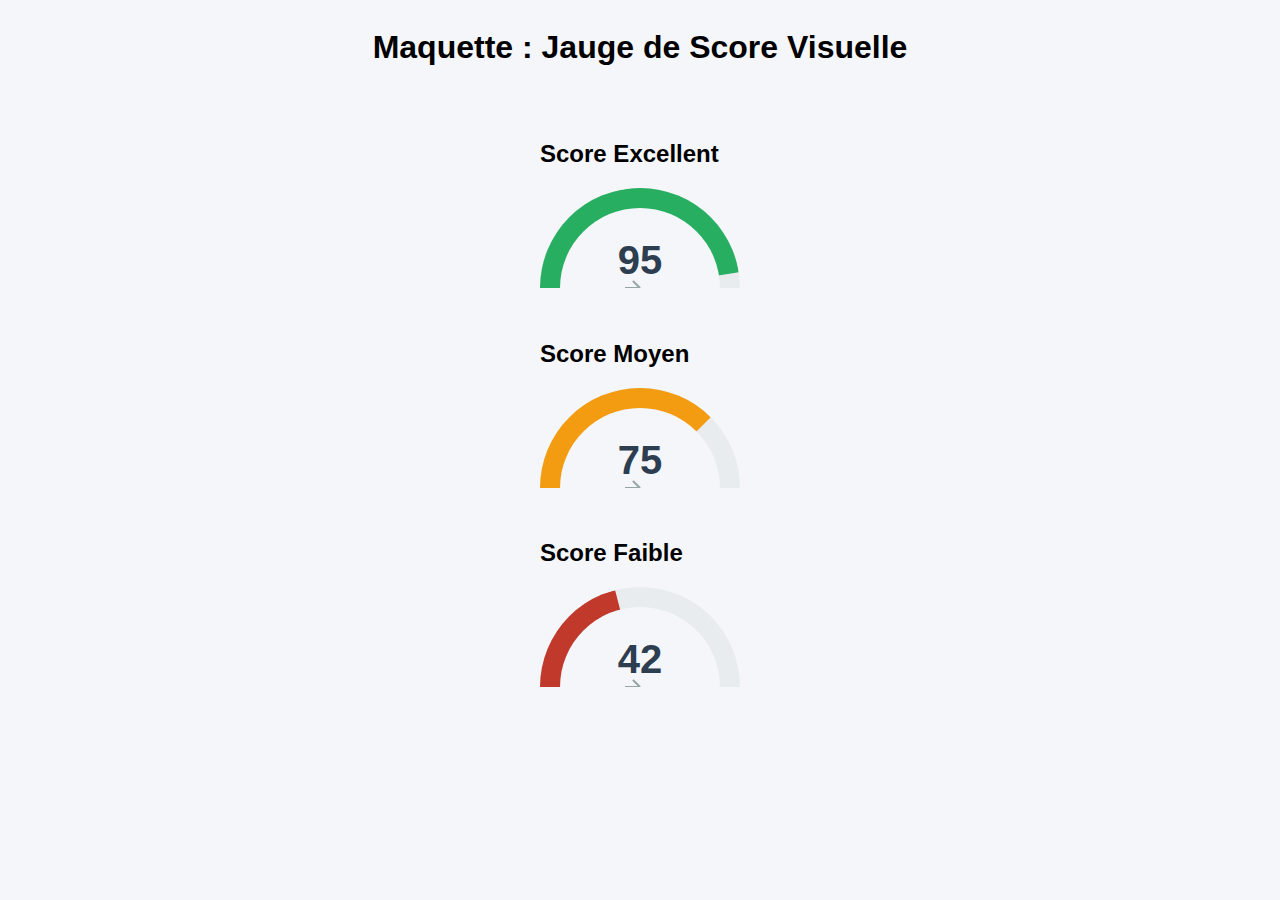
<file: mockup_gauge.html>
<!DOCTYPE html>
<html lang="fr">
<head>
<meta charset="UTF-8">
<title>Maquette de Jauge de Score</title>
<style>
    body {
        font-family: -apple-system, BlinkMacSystemFont, "Segoe UI", Roboto, Helvetica, Arial, sans-serif;
        display: flex;
        flex-direction: column;
        align-items: center;
        gap: 2em;
        background-color: #f4f6f9;
    }
    .gauge-container {
        width: 200px;
        height: 100px;
        position: relative;
        overflow: hidden;
        border-radius: 100px 100px 0 0;
        background-color: #e9ecef;
        display: flex;
        align-items: flex-end;
        justify-content: center;
    }
    .gauge-fill {
        width: 100%;
        height: 100%;
        position: absolute;
        top: 100%;
        left: 0;
        background-color: var(--fill-color, #c0392b);
        transform-origin: center top;
        transform: rotate(calc(1.8deg * var(--score, 0)));
        transition: transform 0.5s ease-in-out;
    }
    .gauge-cover {
        width: 160px;
        height: 80px;
        background-color: #f4f6f9;
        border-radius: 100px 100px 0 0;
        position: relative;
        z-index: 1;
    }
    .gauge-text {
        position: absolute;
        bottom: 5px;
        z-index: 3;
        font-size: 2.5em;
        font-weight: bold;
        color: #2c3e50;
    }
    .gauge-tick {
        position: absolute;
        width: 2px;
        height: 10px;
        background-color: #95a5a6;
        top: 100%;
        left: 50%;
        transform-origin: center top;
        z-index: 2;
    }
    .tick-25 { transform: translateX(-1px) rotate(45deg); }
    .tick-50 { transform: translateX(-1px) rotate(90deg); height: 15px; }
    .tick-75 { transform: translateX(-1px) rotate(135deg); }

    .good { --fill-color: #27ae60; }
    .medium { --fill-color: #f39c12; }
    .bad { --fill-color: #c0392b; }
</style>
</head>
<body>
    <h1>Maquette : Jauge de Score Visuelle</h1>

    <div>
        <h2>Score Excellent</h2>
        <div class="gauge-container good">
            <div class="gauge-tick tick-25"></div>
            <div class="gauge-tick tick-50"></div>
            <div class="gauge-tick tick-75"></div>
            <div class="gauge-fill" style="--score: 95;"></div>
            <div class="gauge-cover"></div>
            <div class="gauge-text">95</div>
        </div>
    </div>

    <div>
        <h2>Score Moyen</h2>
        <div class="gauge-container medium">
            <div class="gauge-tick tick-25"></div>
            <div class="gauge-tick tick-50"></div>
            <div class="gauge-tick tick-75"></div>
            <div class="gauge-fill" style="--score: 75;"></div>
            <div class="gauge-cover"></div>
            <div class="gauge-text">75</div>
        </div>
    </div>

    <div>
        <h2>Score Faible</h2>
        <div class="gauge-container bad">
            <div class="gauge-tick tick-25"></div>
            <div class="gauge-tick tick-50"></div>
            <div class="gauge-tick tick-75"></div>
            <div class="gauge-fill" style="--score: 42;"></div>
            <div class="gauge-cover"></div>
            <div class="gauge-text">42</div>
        </div>
    </div>
</body>
</html>
</file>
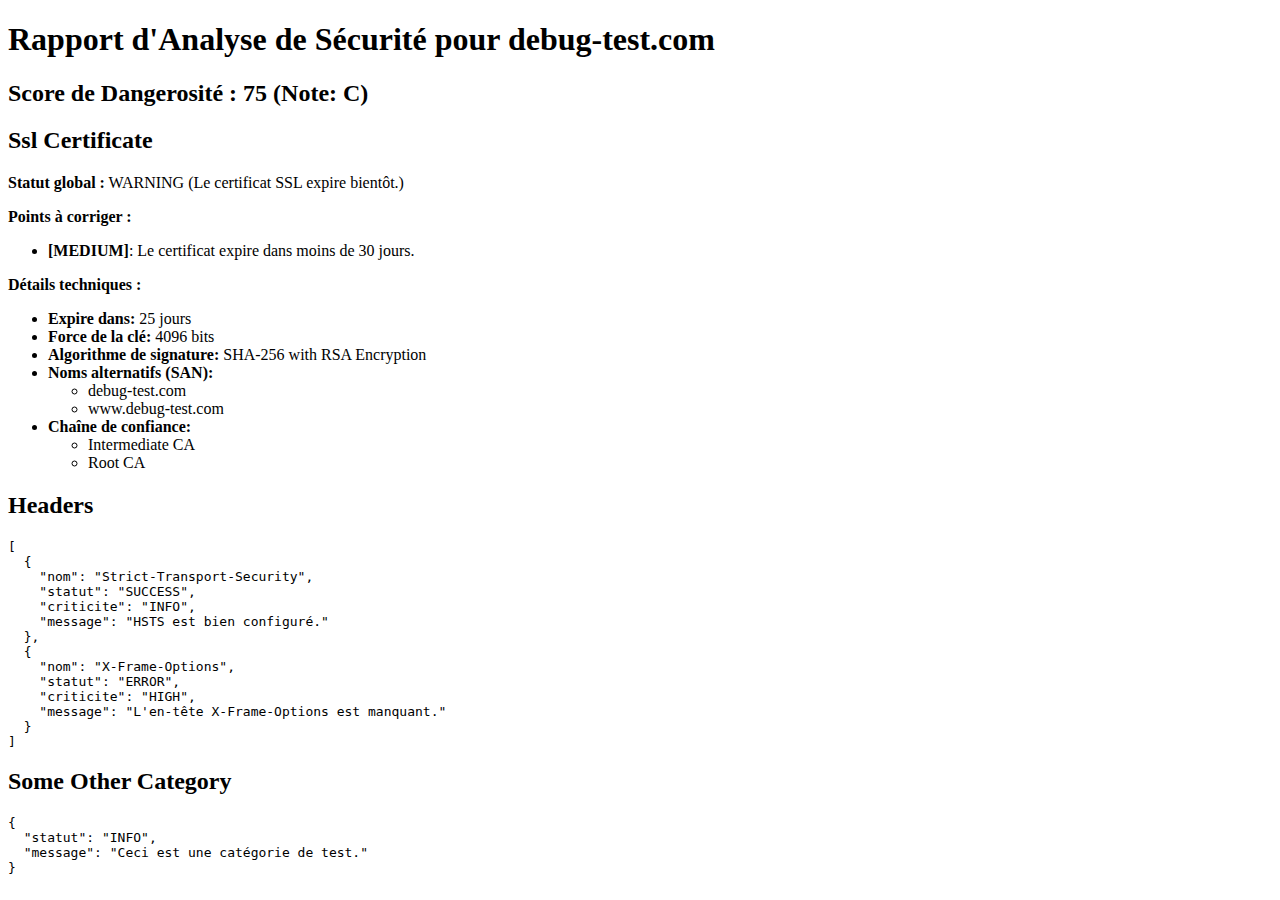
<file: debug_outputs/debug-test.com_140925.html>
<!DOCTYPE html><html><head><title>Rapport de Sécurité - debug-test.com</title></head><body><h1>Rapport d'Analyse de Sécurité pour debug-test.com</h1><h2>Score de Dangerosité : 75 (Note: C)</h2><div><h2>Ssl Certificate</h2><p class='warning'><strong>Statut global :</strong> WARNING (Le certificat SSL expire bientôt.)</p><strong>Points à corriger :</strong><ul><li><strong>[MEDIUM]</strong>: Le certificat expire dans moins de 30 jours.</li></ul><strong>Détails techniques :</strong><ul><li><strong>Expire dans:</strong> 25 jours</li><li><strong>Force de la clé:</strong> 4096 bits</li><li><strong>Algorithme de signature:</strong> SHA-256 with RSA Encryption</li><li><strong>Noms alternatifs (SAN):</strong><ul><li>debug-test.com</li><li>www.debug-test.com</li></ul></li><li><strong>Chaîne de confiance:</strong><ul><li>Intermediate CA</li><li>Root CA</li></ul></li></ul></div><div><h2>Headers</h2><pre>[
  {
    "nom": "Strict-Transport-Security",
    "statut": "SUCCESS",
    "criticite": "INFO",
    "message": "HSTS est bien configuré."
  },
  {
    "nom": "X-Frame-Options",
    "statut": "ERROR",
    "criticite": "HIGH",
    "message": "L'en-tête X-Frame-Options est manquant."
  }
]</pre></div><div><h2>Some Other Category</h2><pre>{
  "statut": "INFO",
  "message": "Ceci est une catégorie de test."
}</pre></div></body></html>
</file>
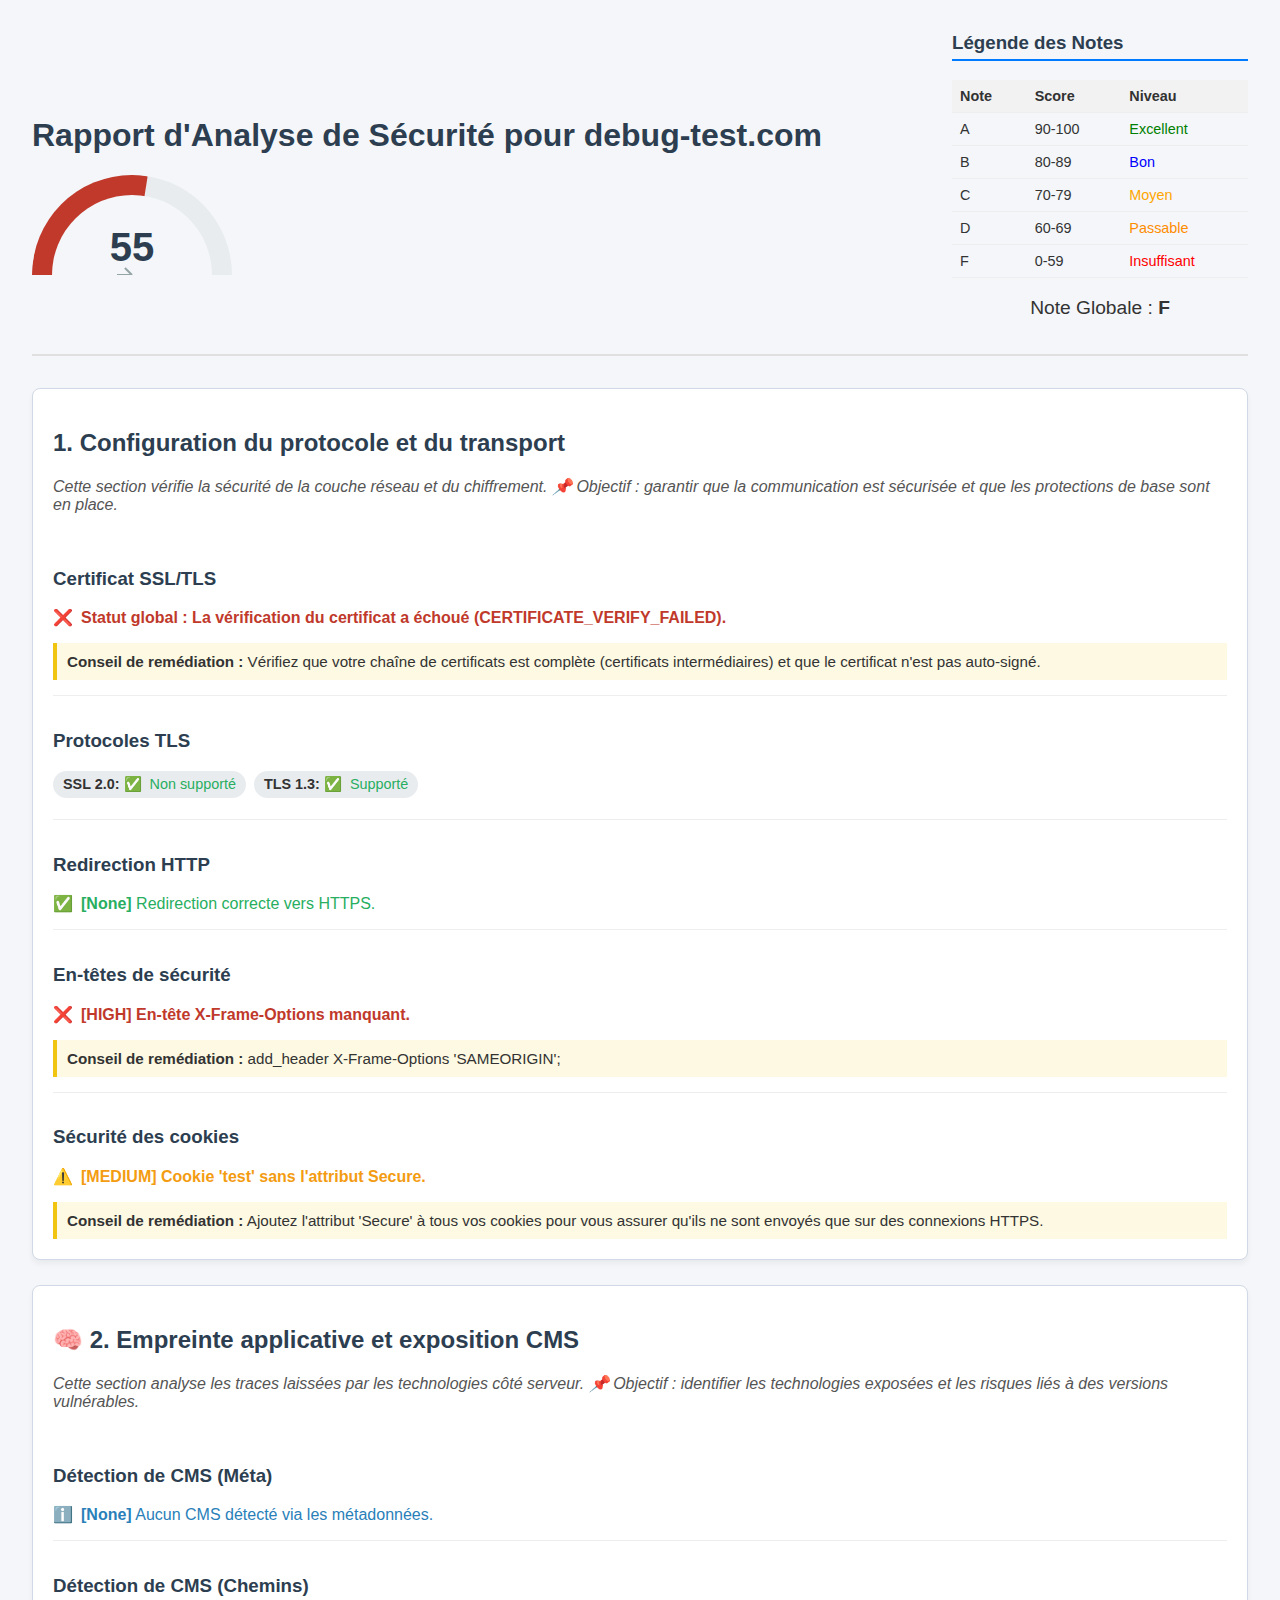
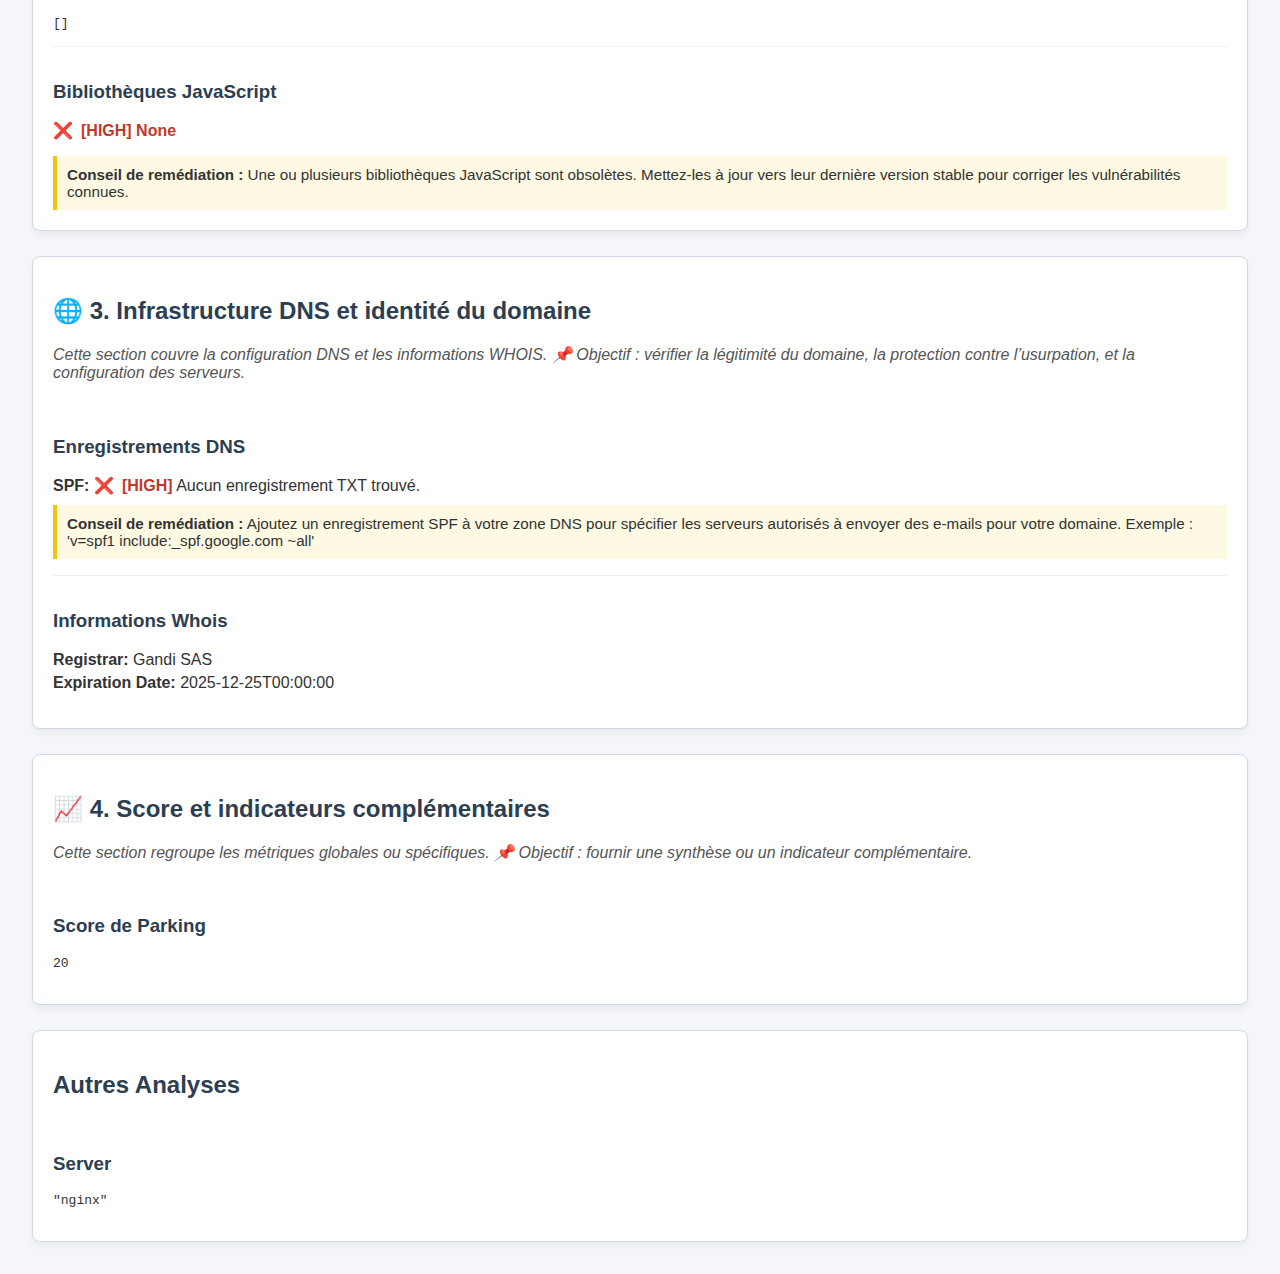
<file: debug_outputs/debug-test.com_210925.html>
<!DOCTYPE html><html lang="fr"><head><meta charset="UTF-8"><title>Rapport de Sécurité - debug-test.com</title><style>
            body { font-family: -apple-system, BlinkMacSystemFont, "Segoe UI", Roboto, Helvetica, Arial, sans-serif; margin: 2em; background-color: #f4f6f9; color: #333; }
            h1, h2, h3 { color: #2c3e50; }
            .report-header { display: flex; align-items: center; gap: 2em; border-bottom: 2px solid #e0e0e0; padding-bottom: 1em; margin-bottom: 2em; }
            .header-main { flex: 3; } .header-sidebar { flex: 1; }
            .grading-table table { font-size: 0.9em; width: 100%; border: none; }
            .grading-table th, .grading-table td { border: none; border-bottom: 1px solid #eee; }
            .grading-table h3 { margin-top: 0; border-bottom: 2px solid #007bff; padding-bottom: 5px;}
            .report-group { border: 1px solid #d1d9e6; padding: 20px; margin-bottom: 25px; border-radius: 8px; background-color: #ffffff; box-shadow: 0 4px 6px rgba(0,0,0,0.05); }
            .report-section { border: none; border-top: 1px solid #eee; padding-top: 15px; margin-top: 15px;}
            .report-group .report-section:first-of-type { border-top: none; margin-top: 0; }
            .group-description { font-style: italic; color: #555; margin-bottom: 20px; }
            .status-text::before { content: var(--icon); margin-right: 8px; }
            .status-ERROR { color: #c0392b; font-weight: bold; --icon: "❌"; } .status-WARNING { color: #f39c12; font-weight: bold; --icon: "⚠️"; }
            .status-SUCCESS { color: #27ae60; --icon: "✅"; } .status-INFO { color: #2980b9; --icon: "ℹ️"; }
            table { border-collapse: collapse; width: 100%; } th, td { border: 1px solid #ccc; padding: 8px; text-align: left; } th { background-color: #f2f2f2; }
            ul { list-style-type: none; padding-left: 0; } li { margin-bottom: 5px; }
            .horizontal-list { list-style-type: none; padding: 0; display: flex; flex-wrap: wrap; gap: 0.5em; }
            .horizontal-list li { background-color: #e9ecef; padding: 5px 10px; border-radius: 15px; font-size: 0.9em; }
            .remediation-advice { background-color: #fdf9e2; border-left: 4px solid #f1c40f; padding: 10px; margin-top: 10px; font-size: 0.95em; }
            .gauge-container { width: 200px; height: 100px; position: relative; overflow: hidden; border-radius: 100px 100px 0 0; background-color: #e9ecef; display: flex; align-items: flex-end; justify-content: center; margin-top: 1em;}
            .gauge-fill { width: 100%; height: 100%; position: absolute; top: 100%; left: 0; background-color: var(--fill-color, #c0392b); transform-origin: center top; transform: rotate(calc(1.8deg * var(--score, 0))); transition: transform 0.5s ease-in-out; }
            .gauge-cover { width: 160px; height: 80px; background-color: #f4f6f9; border-radius: 100px 100px 0 0; position: relative; z-index: 1; }
            .gauge-text { position: absolute; bottom: 5px; z-index: 3; font-size: 2.5em; font-weight: bold; color: #2c3e50; }
            .gauge-tick { position: absolute; width: 2px; height: 10px; background-color: #95a5a6; top: 100%; left: 50%; transform-origin: center top; z-index: 2; }
            .tick-25 { transform: translateX(-1px) rotate(45deg); } .tick-50 { transform: translateX(-1px) rotate(90deg); height: 15px; } .tick-75 { transform: translateX(-1px) rotate(135deg); }
            .good { --fill-color: #27ae60; } .medium { --fill-color: #f39c12; } .bad { --fill-color: #c0392b; }
        </style></head><body>
        <header class="report-header"><div class="header-main"><h1>Rapport d'Analyse de Sécurité pour debug-test.com</h1>
                <div class="gauge-container bad">
                    <div class="gauge-tick tick-25"></div><div class="gauge-tick tick-50"></div><div class="gauge-tick tick-75"></div>
                    <div class="gauge-fill" style="--score: 55;"></div>
                    <div class="gauge-cover"></div>
                    <div class="gauge-text">55</div>
                </div>
            </div>
            <div class="header-sidebar"><div class='grading-table'><h3>Légende des Notes</h3>
                <table><tr><th>Note</th><th>Score</th><th>Niveau</th></tr>
                    <tr><td>A</td><td>90-100</td><td style="color:green;">Excellent</td></tr><tr><td>B</td><td>80-89</td><td style="color:blue;">Bon</td></tr>
                    <tr><td>C</td><td>70-79</td><td style="color:orange;">Moyen</td></tr><tr><td>D</td><td>60-69</td><td style="color:darkorange;">Passable</td></tr>
                    <tr><td>F</td><td>0-59</td><td style="color:red;">Insuffisant</td></tr></table>
                    <p style="text-align:center; font-size: 1.2em; margin-top: 1em;">Note Globale : <strong>F</strong></p>
                    </div></div></header><div class='report-group'><h2>1. Configuration du protocole et du transport</h2><p class='group-description'>Cette section vérifie la sécurité de la couche réseau et du chiffrement. 📌 Objectif : garantir que la communication est sécurisée et que les protections de base sont en place.</p><div class='group-content'><div class='report-section'><h3>Certificat SSL/TLS</h3><p class='status-text status-ERROR'><strong>Statut global :</strong> La vérification du certificat a échoué (CERTIFICATE_VERIFY_FAILED).</p><div class='remediation-advice'><strong>Conseil de remédiation :</strong> Vérifiez que votre chaîne de certificats est complète (certificats intermédiaires) et que le certificat n'est pas auto-signé.</div></div><div class='report-section'><h3>Protocoles TLS</h3><ul class='horizontal-list'><li><strong>SSL 2.0:</strong> <span class='status-text status-SUCCESS'>Non supporté</span></li><li><strong>TLS 1.3:</strong> <span class='status-text status-SUCCESS'>Supporté</span></li></ul></div><div class='report-section'><h3>Redirection HTTP</h3><p class='status-text status-SUCCESS'><strong>[None]</strong> Redirection correcte vers HTTPS.</p></div><div class='report-section'><h3>En-têtes de sécurité</h3><p class='status-text status-ERROR'><strong>[HIGH]</strong> En-tête X-Frame-Options manquant.</p><div class='remediation-advice'><strong>Conseil de remédiation :</strong> add_header X-Frame-Options 'SAMEORIGIN';</div></div><div class='report-section'><h3>Sécurité des cookies</h3><p class='status-text status-WARNING'><strong>[MEDIUM]</strong> Cookie 'test' sans l'attribut Secure.</p><div class='remediation-advice'><strong>Conseil de remédiation :</strong> Ajoutez l'attribut 'Secure' à tous vos cookies pour vous assurer qu'ils ne sont envoyés que sur des connexions HTTPS.</div></div></div></div><div class='report-group'><h2>🧠 2. Empreinte applicative et exposition CMS</h2><p class='group-description'>Cette section analyse les traces laissées par les technologies côté serveur. 📌 Objectif : identifier les technologies exposées et les risques liés à des versions vulnérables.</p><div class='group-content'><div class='report-section'><h3>Détection de CMS (Méta)</h3><p class='status-text status-INFO'><strong>[None]</strong> Aucun CMS détecté via les métadonnées.</p></div><div class='report-section'><h3>Détection de CMS (Chemins)</h3><pre>[]</pre></div><div class='report-section'><h3>Bibliothèques JavaScript</h3><p class='status-text status-ERROR'><strong>[HIGH]</strong> None</p><div class='remediation-advice'><strong>Conseil de remédiation :</strong> Une ou plusieurs bibliothèques JavaScript sont obsolètes. Mettez-les à jour vers leur dernière version stable pour corriger les vulnérabilités connues.</div></div></div></div><div class='report-group'><h2>🌐 3. Infrastructure DNS et identité du domaine</h2><p class='group-description'>Cette section couvre la configuration DNS et les informations WHOIS. 📌 Objectif : vérifier la légitimité du domaine, la protection contre l’usurpation, et la configuration des serveurs.</p><div class='group-content'><div class='report-section'><h3>Enregistrements DNS</h3><ul><li><strong>SPF:</strong> <span class='status-text status-ERROR'>[HIGH]</span> Aucun enregistrement TXT trouvé.<div class='remediation-advice'><strong>Conseil de remédiation :</strong> Ajoutez un enregistrement SPF à votre zone DNS pour spécifier les serveurs autorisés à envoyer des e-mails pour votre domaine. Exemple : 'v=spf1 include:_spf.google.com ~all'</div></li></ul></div><div class='report-section'><h3>Informations Whois</h3><ul><li><strong>Registrar:</strong> Gandi SAS</li><li><strong>Expiration Date:</strong> 2025-12-25T00:00:00</li></ul></div></div></div><div class='report-group'><h2>📈 4. Score et indicateurs complémentaires</h2><p class='group-description'>Cette section regroupe les métriques globales ou spécifiques. 📌 Objectif : fournir une synthèse ou un indicateur complémentaire.</p><div class='group-content'><div class='report-section'><h3>Score de Parking</h3><pre>20</pre></div></div></div><div class='report-group'><h2>Autres Analyses</h2><div class='group-content'><div class='report-section'><h3>Server</h3><pre>"nginx"</pre></div></div></div>
        <script>
            document.addEventListener('DOMContentLoaded', function() {
                document.querySelectorAll('.report-group > h2').forEach(header => {
                    header.addEventListener('click', () => {
                        header.parentElement.classList.toggle('collapsed');
                    });
                });
            });
        </script>
    </body></html>
</file>
